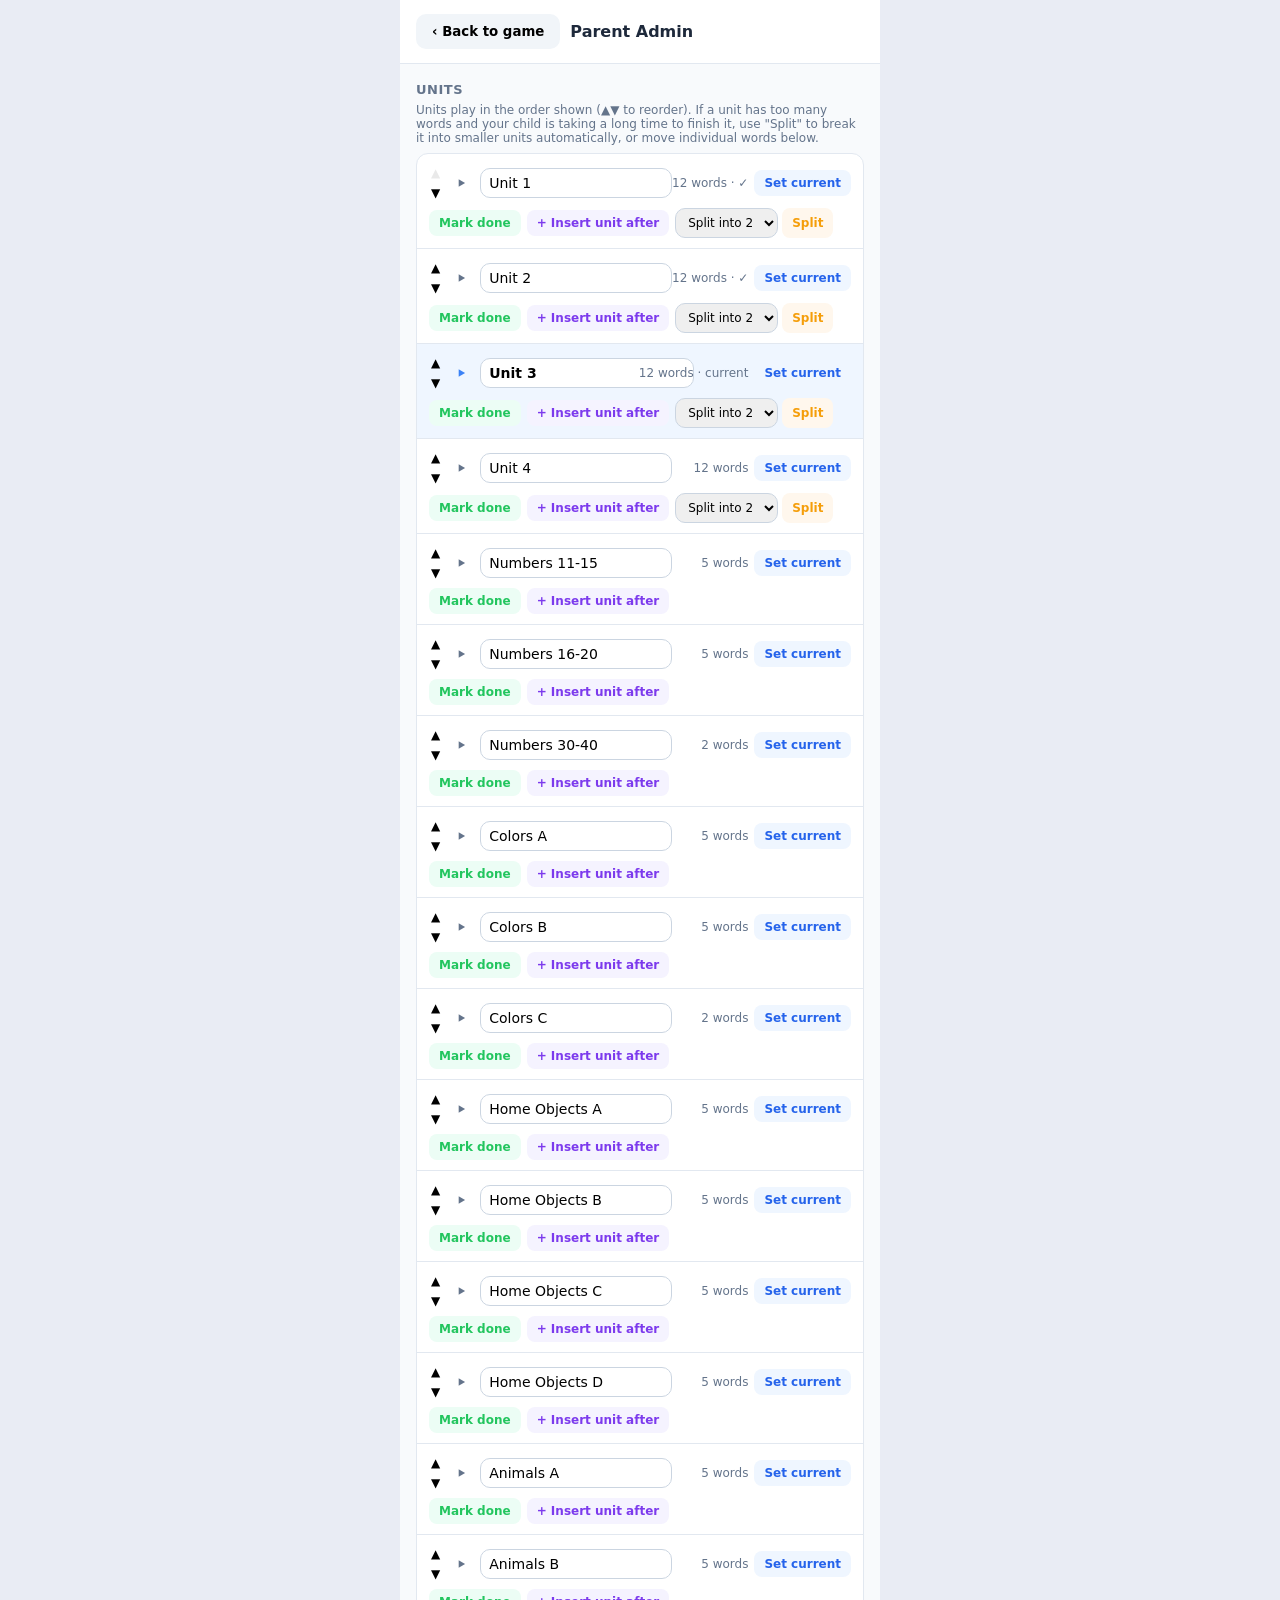
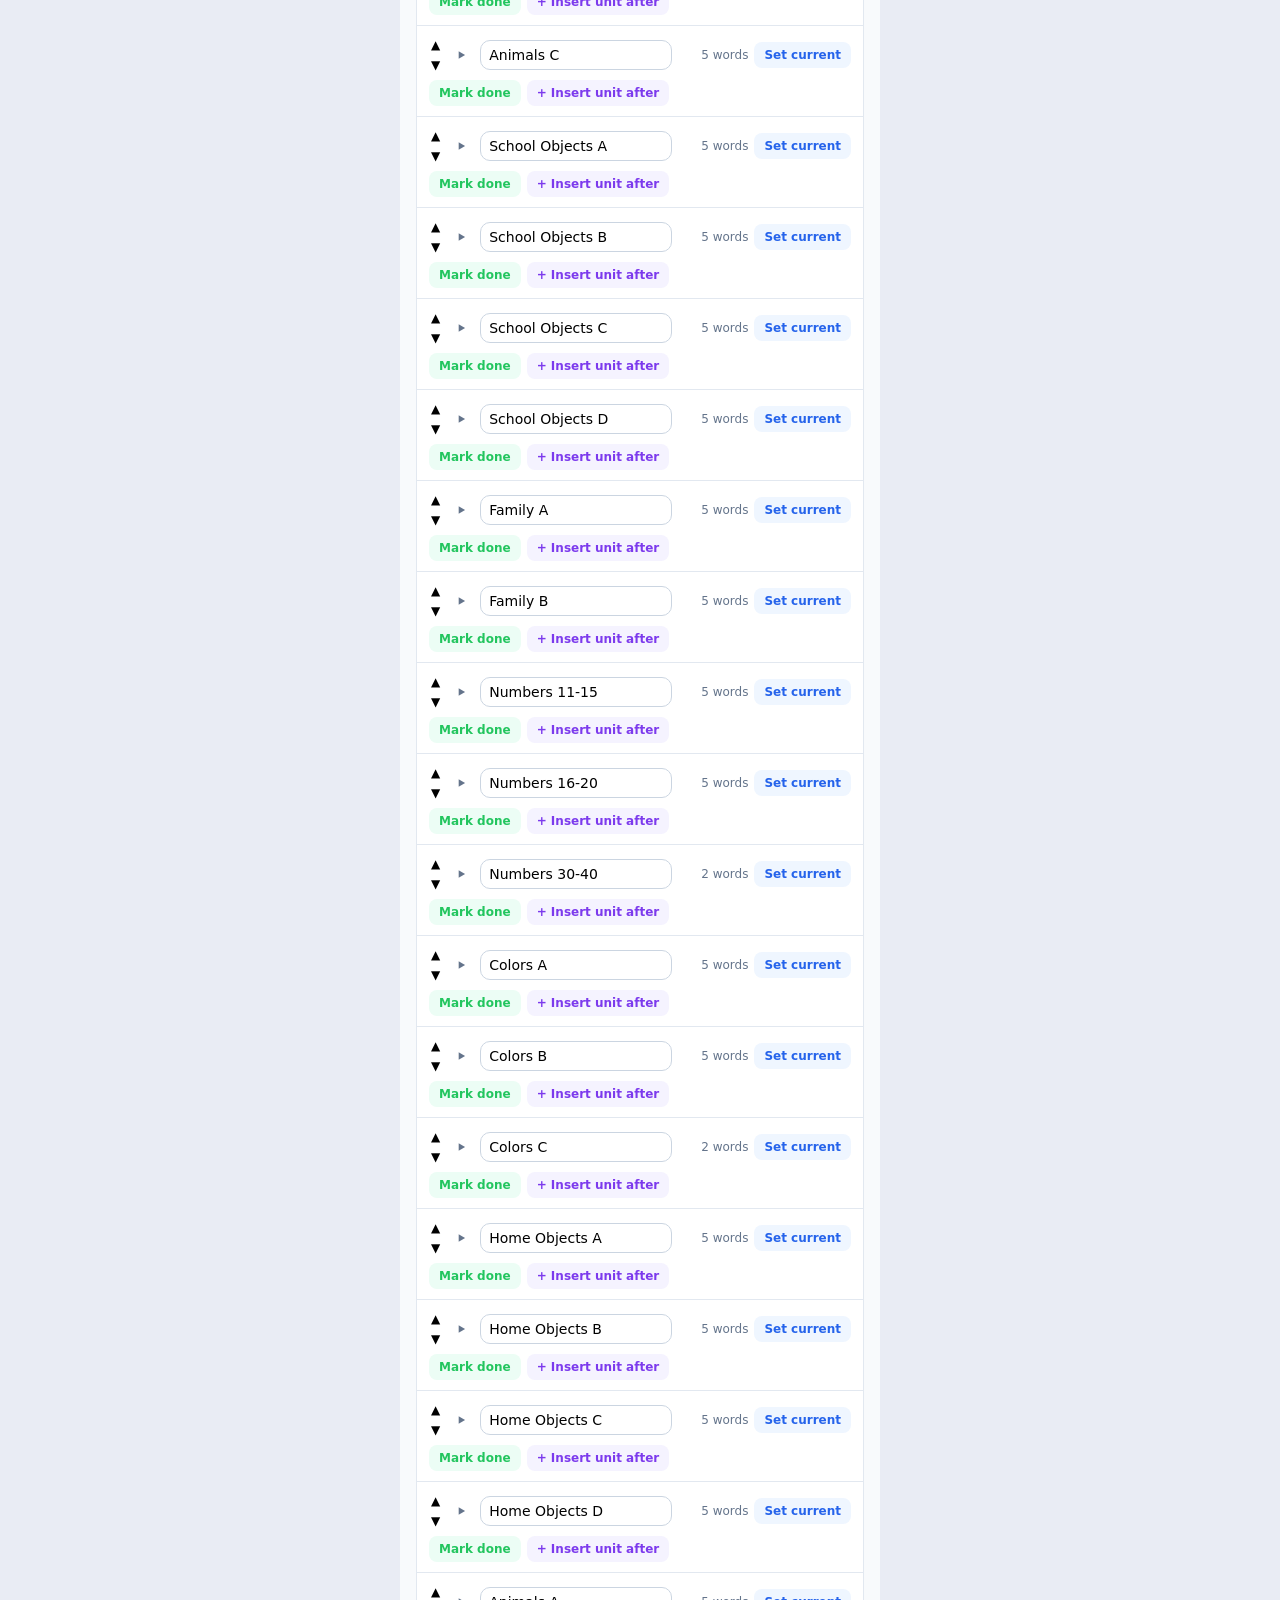
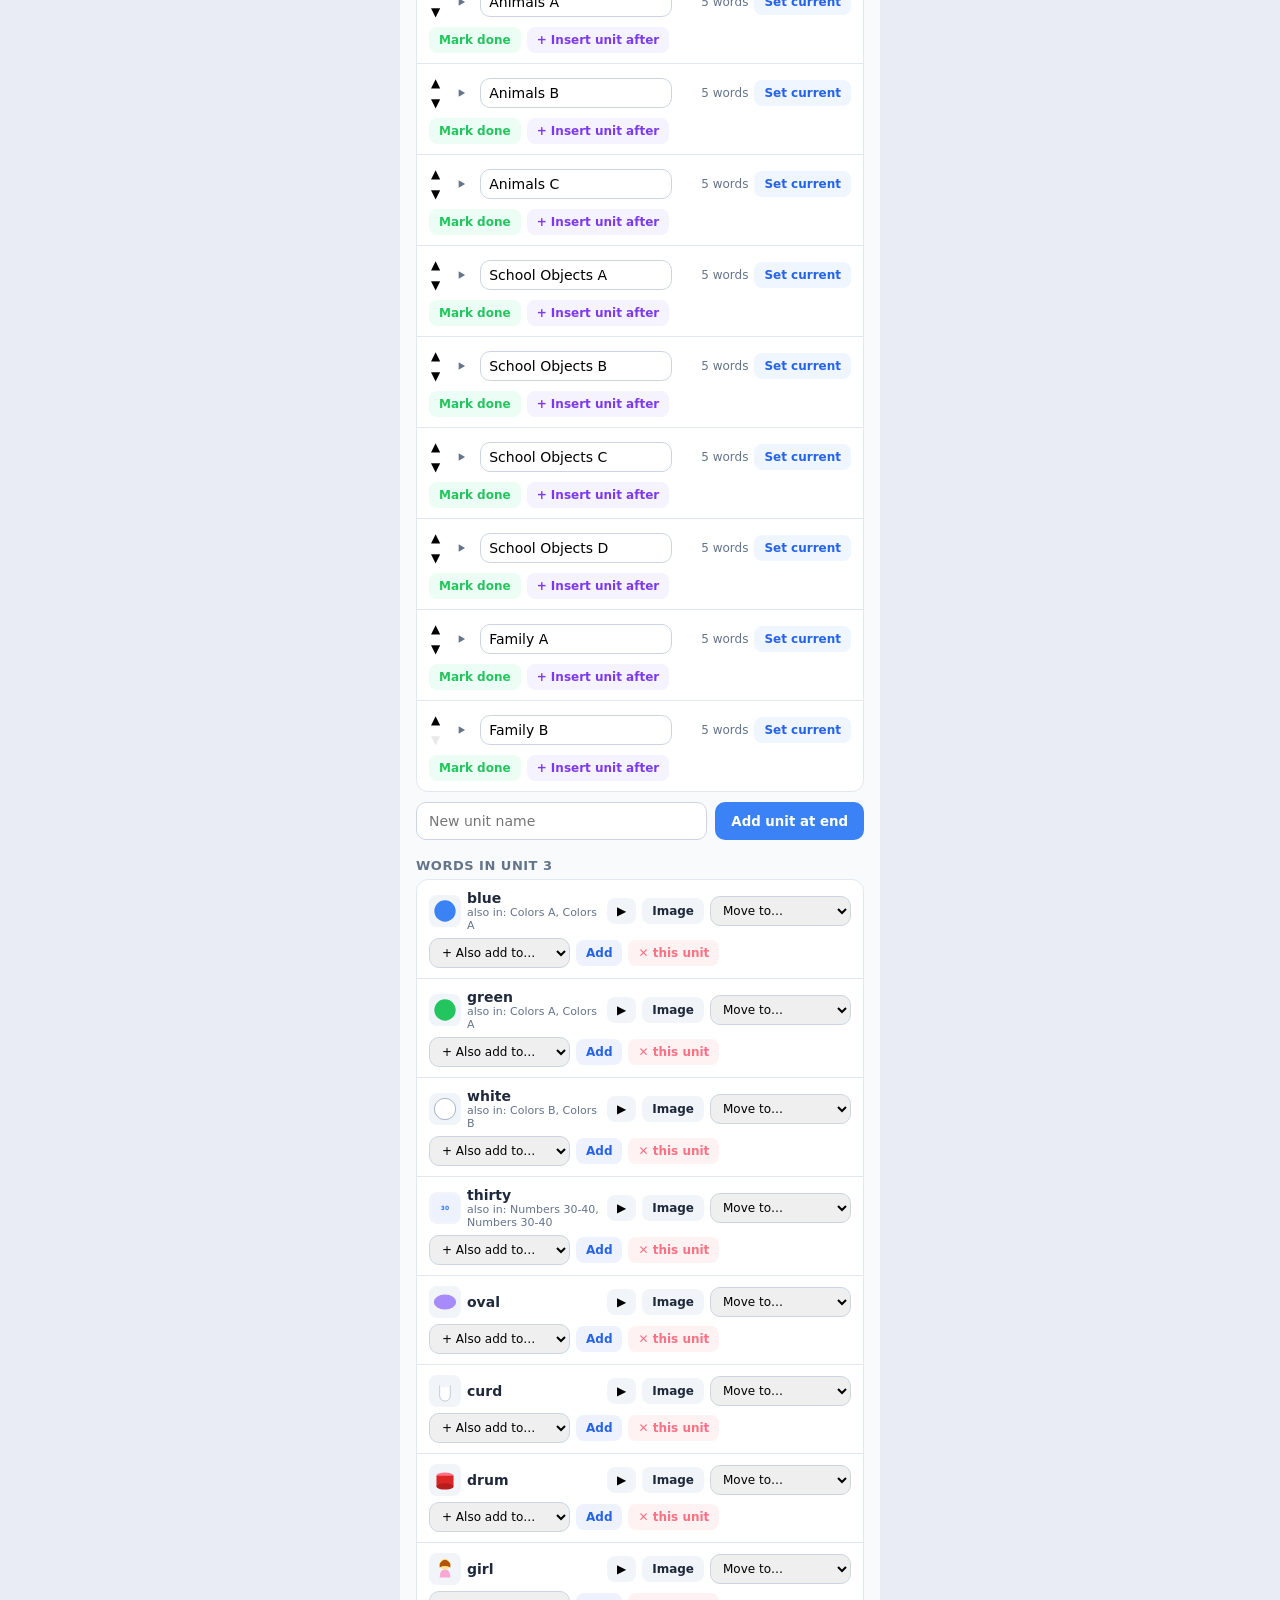
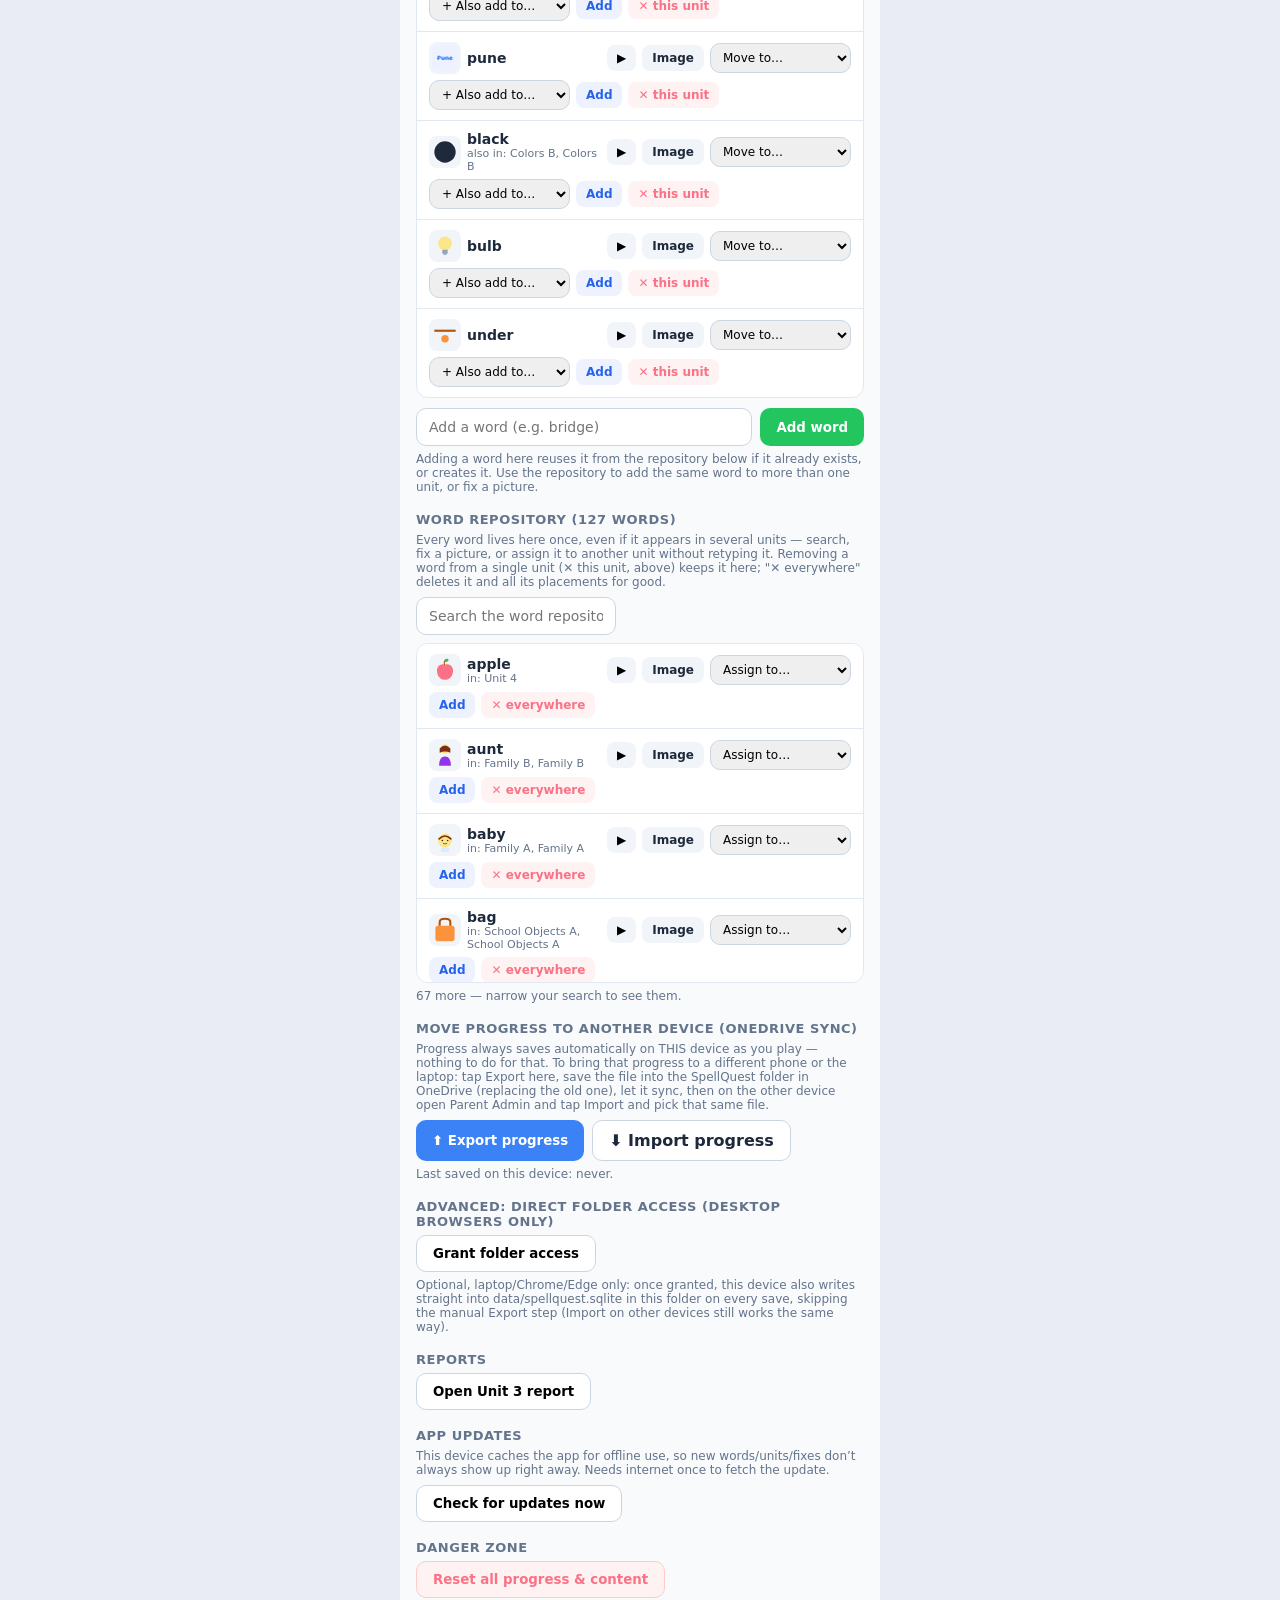
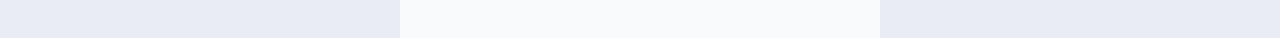
<file: admin.html>
<!DOCTYPE html>
<html lang="en">
<head>
<meta charset="utf-8">
<meta name="viewport" content="width=device-width, initial-scale=1">
<title>SpellQuest — Parent Admin</title>
<link rel="manifest" href="manifest.json">
<meta name="theme-color" content="#3B82F6">
<link rel="icon" href="assets/icons/icon-192.png">
<link rel="stylesheet" href="css/styles.css">
</head>
<body>
<div id="root"></div>

<script>window.SPELLQUEST_START_SCREEN = 'admin';</script>
<script src="lib/sql-wasm.js"></script>
<script src="js/db.js"></script>
<script src="js/engine.js"></script>
<script src="js/audio.js"></script>
<script src="js/rewards.js"></script>
<script src="js/vehicles.js"></script>
<script src="js/illustrations.js"></script>
<script src="js/app.js"></script>
<script>
  // See index.html for why this reloads on update rather than just registering.
  if ('serviceWorker' in navigator) {
    window.addEventListener('load', async () => {
      try {
        const reg = await navigator.serviceWorker.register('sw.js');
        reg.update().catch(() => {});
        let reloaded = false;
        navigator.serviceWorker.addEventListener('controllerchange', () => {
          if (reloaded) return;
          reloaded = true;
          window.location.reload();
        });
      } catch (e) { /* offline-first app: registration failure isn't fatal */ }
    });
  }
</script>
</body>
</html>
</file>
<file: css/styles.css>
/* SpellQuest design system — see spec Section C */
@import url('https://fonts.googleapis.com/css2?family=Fredoka:wght@400;500;600;700&family=Baloo+2:wght@500;600;700;800&display=swap');

:root {
  --blue: #3B82F6; --blue-dk: #2563EB;
  --green: #22C55E; --green-dk: #16A34A;
  --yellow: #FACC15; --yellow-dk: #CA8A04;
  --coral: #FB7185; --coral-dk: #E11D62;
  --violet: #A78BFA; --violet-dk: #7C3AED;
  --bg: #EEF4FF; --card: #FFFFFF;
  --text: #1E293B; --muted: #64748B;
  --amber: #FDBA74; --amber-dk: #F59E0B;
  --line: #E2E8F0; --slot: #EEF2FF;
}

* { box-sizing: border-box; }
html, body { margin: 0; padding: 0; }
body {
  font-family: 'Fredoka', system-ui, -apple-system, sans-serif;
  background: #E9ECF4; color: var(--text);
  -webkit-tap-highlight-color: transparent;
  -webkit-user-select: none; user-select: none;
}
a { color: var(--blue); text-decoration: none; }
button { font-family: inherit; cursor: pointer; border: none; background: transparent; }
input { font-family: inherit; }
.baloo { font-family: 'Baloo 2', sans-serif; }

@keyframes sq-pop { 0% { transform: scale(1); } 40% { transform: scale(1.16); } 100% { transform: scale(1); } }
@keyframes sq-shake { 0%, 100% { transform: translateX(0); } 20% { transform: translateX(-5px); } 40% { transform: translateX(5px); } 60% { transform: translateX(-4px); } 80% { transform: translateX(4px); } }
@keyframes sq-slot { 0%, 100% { box-shadow: 0 0 0 0 rgba(59,130,246,0); } 50% { box-shadow: 0 0 0 5px rgba(59,130,246,.22); } }
@keyframes sq-fall { 0% { transform: translateY(-15vh) rotate(0); opacity: 1; } 100% { transform: translateY(105vh) rotate(560deg); opacity: 1; } }
@keyframes sq-bob { 0%, 100% { transform: translateY(0); } 50% { transform: translateY(-7px); } }
@keyframes sq-glow { 0% { box-shadow: 0 0 0 0 rgba(34,197,94,.45); } 100% { box-shadow: 0 0 0 22px rgba(34,197,94,0); } }
@keyframes sq-fly { 0% { opacity: 0; transform: translate(140px,-140px) scale(.35) rotate(18deg); } 70% { opacity: 1; } 100% { opacity: 1; transform: none; } }
@keyframes sq-in { 0% { opacity: 0; transform: translateY(12px); } 100% { opacity: 1; transform: none; } }
@keyframes sq-spin { to { transform: rotate(360deg); } }
@keyframes sq-drive { 0% { transform: translateX(-120%); } 55% { transform: translateX(6%); } 100% { transform: translateX(0); } }

.veh-part-fly { animation: sq-fly .7s cubic-bezier(.2,.9,.3,1.2) both; transform-origin: center; }

#root { min-height: 100vh; width: 100%; display: flex; justify-content: center; }
.shell {
  width: min(480px, 100%); min-height: 100vh; position: relative;
  display: flex; flex-direction: column;
  background: linear-gradient(180deg, #F7F8FC 0%, #EEF0F8 100%);
}
.shell-bg { position: absolute; inset: 0; z-index: 0; pointer-events: none; overflow: hidden; }
.shell-content { position: relative; z-index: 1; flex: 1; display: flex; flex-direction: column; }

.topbar { display: flex; align-items: center; gap: 12px; padding: 16px 16px 12px; position: sticky; top: 0; z-index: 20; background: rgba(241,246,255,.92); backdrop-filter: blur(10px); }
.topbar-title { font-family: 'Baloo 2', sans-serif; font-weight: 800; font-size: 21px; flex: 1; color: var(--text); }

.icon-btn { width: 46px; height: 46px; border-radius: 16px; background: var(--card); border: 1px solid #E7ECF6; box-shadow: 0 3px 8px rgba(30,41,59,.08); display: flex; align-items: center; justify-content: center; transition: transform .08s; }
.icon-btn.active { background: linear-gradient(180deg,#60A5FA,#3B82F6); color: #fff; border: none; box-shadow: 0 6px 14px rgba(59,130,246,.35); }
.icon-btn:active { transform: scale(.9); }

.big-btn { padding: 16px 26px; border-radius: 18px; font-weight: 700; font-size: 18px; color: #fff; transition: transform .08s; box-shadow: 0 6px 0 rgba(0,0,0,.2), 0 10px 20px rgba(30,41,59,.14); }
.big-btn:active { transform: translateY(3px); }
.big-btn.full { width: 100%; }
.big-btn[disabled] { background: var(--line) !important; color: var(--muted) !important; box-shadow: none !important; }
.big-btn.ghost { background: var(--card); color: var(--blue); box-shadow: 0 4px 0 var(--line); }

.tabbar { position: sticky; bottom: 0; z-index: 15; display: flex; justify-content: space-around; align-items: center; padding: 10px 8px 12px; background: rgba(255,255,255,.94); backdrop-filter: blur(12px); border-top: 1px solid #EAECF3; box-shadow: 0 -6px 20px rgba(30,41,59,.06); }
.tab { display: flex; flex-direction: column; align-items: center; gap: 3px; padding: 4px 14px; color: #9AA3B2; }
.tab.active { color: var(--blue); }
.tab.active svg { transform: translateY(-1px) scale(1.05); }
.tab-label { font-size: 11px; font-weight: 600; }
.tab.active .tab-label { font-weight: 800; }

.busy-bar { position: fixed; bottom: 18px; left: 50%; transform: translateX(-50%); background: var(--text); color: #fff; padding: 10px 18px; border-radius: 999px; font-size: 14px; font-weight: 600; z-index: 60; box-shadow: 0 8px 24px rgba(0,0,0,.2); }

.confetti-layer { position: fixed; inset: 0; pointer-events: none; overflow: hidden; z-index: 55; }
.confetti-piece { position: absolute; top: 0; border-radius: 2px; animation: sq-fall linear forwards; }

.spinner { width: 54px; height: 54px; border-radius: 50%; border: 6px solid var(--line); border-top-color: var(--blue); animation: sq-spin .9s linear infinite; }

/* Map screen */
.map-header { display: flex; align-items: center; gap: 11px; padding: 18px 18px 12px; }
.map-logo { width: 46px; height: 46px; border-radius: 15px; background: linear-gradient(180deg,#60A5FA,#3B82F6); flex-shrink: 0; display: flex; align-items: center; justify-content: center; box-shadow: 0 6px 14px rgba(59,130,246,.35); font-family: 'Baloo 2', sans-serif; font-weight: 800; font-size: 26px; color: #fff; text-shadow: 0 2px 0 rgba(0,0,0,.12); }
.map-title { font-family: 'Baloo 2', sans-serif; font-weight: 800; font-size: 27px; line-height: 1; letter-spacing: .2px; }
.map-title .brand-1 { color: var(--blue); } .map-title .brand-2 { color: var(--coral); }
.saved-row { display: inline-flex; align-items: center; gap: 6px; margin-top: 4px; }
.saved-dot { width: 7px; height: 7px; border-radius: 50%; background: var(--green); box-shadow: 0 0 0 3px rgba(34,197,94,.18); }
.saved-text { font-size: 12px; color: var(--muted); font-weight: 600; }

.hero { margin: 2px 18px 18px; padding: 20px 20px 18px; border-radius: 28px; color: #fff; position: relative; overflow: hidden; background: linear-gradient(135deg,#FB7185 0%,#F43F72 100%); box-shadow: 0 16px 32px rgba(244,63,94,.32); }
.hero-eyebrow { font-family: 'Baloo 2', sans-serif; font-weight: 800; font-size: 12px; letter-spacing: 1.4px; text-transform: uppercase; opacity: .9; }
.hero-name { font-family: 'Baloo 2', sans-serif; font-weight: 800; font-size: 27px; margin-top: 4px; line-height: 1.05; }
.hero-sub { font-weight: 600; font-size: 14px; opacity: .94; margin-top: 2px; }
.hero-dots { display: flex; gap: 5px; margin-top: 18px; }
.hero-dot { flex: 1; height: 7px; border-radius: 4px; background: rgba(255,255,255,.34); }
.hero-dot.on { background: #fff; }
.hero-play { display: inline-flex; align-items: center; gap: 8px; padding: 12px 26px; border-radius: 999px; background: #3A1E28; color: #fff; font-family: 'Baloo 2', sans-serif; font-weight: 800; font-size: 16px; box-shadow: 0 6px 0 rgba(0,0,0,.2); }

.resume-banner { margin: 2px 18px 14px; padding: 14px 16px; border-radius: 18px; background: linear-gradient(180deg,#EFF6FF,#DBEAFE); border: 1px solid #BFDBFE; display: flex; align-items: center; gap: 10px; }
.resume-text { flex: 1; font-family: 'Baloo 2', sans-serif; font-weight: 700; font-size: 15px; color: var(--blue-dk); }

.section-label { padding: 4px 24px 0; font-family: Fredoka, sans-serif; font-weight: 700; font-size: 12.5px; letter-spacing: 1.6px; text-transform: uppercase; color: var(--muted); }

.unit-node-wrap { display: flex; justify-content: center; }
.unit-node-btn { position: relative; width: 114px; height: 114px; border-radius: 50%; box-shadow: 0 14px 28px rgba(30,41,59,.16); padding: 0; display: flex; align-items: center; justify-content: center; }
.unit-node-btn.current { animation: sq-bob 2.6s ease-in-out infinite; }
.unit-node-inner { width: 86px; height: 86px; border-radius: 50%; background: #fff; display: flex; align-items: center; justify-content: center; box-shadow: inset 0 3px 8px rgba(30,41,59,.08); }
.unit-badge { position: absolute; right: 0; bottom: 2px; width: 32px; height: 32px; border-radius: 50%; background: var(--yellow); display: flex; align-items: center; justify-content: center; box-shadow: 0 3px 8px rgba(0,0,0,.18); }
.unit-name-pill { padding: 6px 16px; border-radius: 999px; background: var(--card); box-shadow: 0 4px 10px rgba(30,41,59,.1); font-family: 'Baloo 2', sans-serif; font-weight: 800; font-size: 16px; margin-top: 10px; }
.unit-status-text { font-size: 12.5px; font-weight: 700; margin-top: 2px; text-align: center; }
.unit-connector { height: 34px; display: flex; justify-content: center; }
.unit-connector-track { width: 15px; height: 100%; border-radius: 8px; background: #E4EAF4; position: relative; box-shadow: inset 0 0 0 1px rgba(148,163,214,.28); }

/* Level path */
.veh-preview-card { background: var(--card); border-radius: 22px; padding: 16px; margin-bottom: 16px; box-shadow: 0 6px 16px rgba(30,41,59,.08); }
.level-node { display: flex; align-items: center; gap: 14px; width: 100%; padding: 14px 16px; border-radius: 20px; margin-bottom: 12px; background: var(--card); text-align: left; box-shadow: 0 6px 16px rgba(30,41,59,.08); }
.level-node.current { box-shadow: 0 0 0 3px rgba(59,130,246,.25), 0 8px 18px rgba(30,41,59,.1); animation: sq-bob 2.6s ease-in-out infinite; }
.level-node.locked { opacity: .65; }
.level-node-badge { width: 52px; height: 52px; border-radius: 16px; flex-shrink: 0; color: #fff; display: flex; align-items: center; justify-content: center; font-weight: 800; font-size: 22px; box-shadow: inset 0 -4px 0 rgba(0,0,0,.12); }
.level-node-title { font-weight: 700; font-size: 16px; }
.level-node-sub { font-size: 12.5px; color: var(--muted); font-weight: 600; }

/* Game screen */
.game-top { padding: 12px 16px 4px; display: flex; align-items: center; gap: 10px; }
.game-progress-track { flex: 1; height: 14px; border-radius: 8px; background: var(--line); overflow: hidden; }
.game-progress-fill { height: 100%; background: var(--green); border-radius: 8px; transition: width .3s; }
.game-word-count { text-align: center; font-size: 13px; font-weight: 700; color: var(--muted); margin-top: 2px; }
.stimulus { padding: 14px 18px 6px; display: flex; flex-direction: column; align-items: center; gap: 12px; }
.stimulus-word { font-family: 'Baloo 2', sans-serif; font-weight: 800; font-size: 38px; letter-spacing: 2px; color: var(--text); }
.image-box { border-radius: 22px; margin: 0 auto; position: relative; overflow: hidden; display: flex; align-items: center; justify-content: center; background: #fff; border: 2px solid #E7ECF6; box-shadow: 0 6px 16px rgba(30,41,59,.08); }
.image-box svg { width: 78%; height: 78%; }
.image-box.placeholder { background: repeating-linear-gradient(135deg,#EEF2FF,#EEF2FF 10px,#E2E8F0 10px,#E2E8F0 20px); border: 2px dashed #CBD5E1; flex-direction: column; gap: 6px; }
.replay-btn { display: inline-flex; align-items: center; gap: 9px; padding: 13px 24px; border-radius: 999px; background: linear-gradient(180deg,#FFFFFF,#F1F6FF); color: var(--blue-dk); font-weight: 800; font-size: 16px; font-family: 'Baloo 2', sans-serif; border: 2px solid #DCE7FB; box-shadow: 0 5px 0 #DCE7FB, 0 8px 16px rgba(59,130,246,.16); }
.answer-area { flex: 1; padding: 8px 18px; display: flex; flex-direction: column; justify-content: center; }
.encourage-text { text-align: center; margin-top: 14px; font-family: 'Baloo 2', sans-serif; font-weight: 800; font-size: 26px; color: var(--green); animation: sq-pop .4s; }
.reveal-text { text-align: center; margin-top: 12px; font-weight: 700; color: var(--amber-dk); }
.input-tray { padding: 10px 16px 26px; }

.slots-row, .blanks-row, .tray-row, .options-row { display: flex; gap: 8px; justify-content: center; flex-wrap: wrap; }
.slot { width: 52px; height: 60px; border-radius: 14px; display: flex; align-items: center; justify-content: center; font-family: 'Baloo 2', sans-serif; font-weight: 800; font-size: 30px; color: var(--muted); background: var(--slot); border: 3px dashed #C7D2FE; }
.slot.filled { color: #fff; background: var(--blue); border: none; box-shadow: inset 0 -4px 0 rgba(0,0,0,.12); }
.slot.filled.correct { background: var(--green); }
.slot.filling { animation: sq-slot 1.4s ease-in-out infinite; }
.slot.glow { animation: sq-glow .8s; }

.tray-tile, .option-btn { border-radius: 16px; background: #fff; color: var(--text); font-family: 'Baloo 2', sans-serif; font-weight: 800; font-size: 30px; box-shadow: 0 5px 0 #CBD5E1, 0 8px 14px rgba(30,41,59,.12); transition: transform .08s, box-shadow .08s; }
.tray-tile { width: 56px; height: 60px; }
.option-btn { min-width: 66px; height: 66px; padding: 0 8px; border-radius: 18px; }
.tray-tile:active, .option-btn:active { transform: translateY(3px); box-shadow: 0 2px 0 #CBD5E1; }
.tray-tile.used { background: #E9EEF9; opacity: .4; box-shadow: none; }
.tray-tile.shake, .option-btn.shake { animation: sq-shake .35s; }

.blank-cell { width: 48px; height: 58px; display: flex; align-items: center; justify-content: center; font-family: 'Baloo 2', sans-serif; font-weight: 800; font-size: 30px; border-radius: 12px; }
.blank-cell.blank { color: var(--muted); background: var(--slot); border: 3px dashed #C7D2FE; }
.blank-cell.blank.filled { color: #fff; background: var(--blue); border: none; }
.blank-cell.blank.filled.correct { background: var(--green); }
.blank-cell.letter { width: 40px; border-bottom: 4px solid var(--line); color: var(--text); }
.blank-cell.active { animation: sq-slot 1.4s ease-in-out infinite; }
.blank-cell.glow { animation: sq-glow .8s; }

/* Test complete */
.tc-wrap { position: relative; flex: 1; display: flex; flex-direction: column; align-items: center; justify-content: center; gap: 20px; padding: 30px 26px; animation: sq-in .4s; }
.tc-title { font-family: 'Baloo 2', sans-serif; font-weight: 800; font-size: 30px; text-align: center; line-height: 1.1; }
.tc-ring { width: 150px; height: 150px; border-radius: 50%; margin: 0 auto; display: flex; align-items: center; justify-content: center; }
.tc-ring-inner { width: 118px; height: 118px; border-radius: 50%; background: var(--card); display: flex; flex-direction: column; align-items: center; justify-content: center; }
.tc-pct { font-family: 'Baloo 2', sans-serif; font-weight: 800; font-size: 40px; }
.tc-frac { font-size: 12px; font-weight: 700; color: var(--muted); }
.tc-sub { color: var(--muted); font-weight: 600; font-size: 16px; }
.tc-btns { width: 100%; max-width: 340px; display: flex; flex-direction: column; gap: 12px; margin-top: 10px; }

/* Level / unit complete */
.lc-wrap { position: relative; flex: 1; display: flex; flex-direction: column; align-items: center; justify-content: center; gap: 18px; padding: 30px 24px; background: radial-gradient(circle at 50% 30%, rgba(255,255,255,.9), rgba(238,244,255,.6)); animation: sq-in .4s; }
.lc-title { font-family: 'Baloo 2', sans-serif; font-weight: 800; font-size: 26px; color: var(--blue); text-align: center; }
.lc-card { background: var(--card); border-radius: 24px; padding: 22px 18px; box-shadow: 0 10px 30px rgba(30,41,59,.14); }
.lc-caption { font-weight: 700; font-size: 20px; }
.lc-body { color: var(--muted); font-weight: 600; text-align: center; }
.uc-title { font-family: 'Baloo 2', sans-serif; font-weight: 800; font-size: 30px; color: var(--coral); text-align: center; }
.uc-drive-wrap { width: 100%; overflow: hidden; }
.uc-drive { animation: sq-drive 1.4s cubic-bezier(.2,.7,.3,1) both; }
.uc-btns { display: flex; gap: 12px; margin-top: 8px; flex-wrap: wrap; justify-content: center; }

/* Garage */
.garage-grid { padding: 6px 18px 30px; display: grid; grid-template-columns: 1fr 1fr; gap: 14px; }
.garage-card { background: var(--card); border-radius: 22px; padding: 16px; box-shadow: 0 6px 16px rgba(30,41,59,.08); text-align: center; }
.garage-name { font-weight: 700; font-size: 16px; margin-top: 8px; }
.garage-status { font-size: 12.5px; font-weight: 700; color: var(--muted); }
.garage-status.done { color: var(--green); }

/* Report */
.report-table { background: #fff; border-radius: 14px; overflow: hidden; box-shadow: 0 4px 12px rgba(30,41,59,.08); font-family: system-ui, sans-serif; }
.report-row { display: grid; grid-template-columns: 1.4fr .8fr .8fr .8fr 1fr; padding: 10px 12px; align-items: center; font-size: 14px; border-top: 1px solid #F1F5F9; }
.report-row.head { background: #F1F5F9; font-weight: 700; font-size: 12.5px; color: var(--muted); border-top: none; }
.report-row.weak { background: #FFF7ED; }
.report-note { margin-top: 14px; font-size: 13px; color: var(--muted); }

/* Admin */
.admin-shell { flex: 1; display: flex; flex-direction: column; font-family: system-ui, -apple-system, sans-serif; background: #F8FAFC; min-height: 100vh; }
.admin-header { display: flex; align-items: center; gap: 10px; padding: 14px 16px; border-bottom: 1px solid var(--line); background: #fff; }
.admin-body { padding: 0 16px 40px; }
.admin-label { font-weight: 700; font-size: 13px; color: var(--muted); margin: 18px 0 6px; text-transform: uppercase; letter-spacing: .5px; }
.admin-list { background: #fff; border-radius: 12px; overflow: hidden; border: 1px solid var(--line); }
.admin-row { display: flex; align-items: center; gap: 8px; padding: 10px 12px; border-top: 1px solid var(--line); }
.admin-list .admin-row:first-child { border-top: none; }
.admin-row.current { background: #EFF6FF; }
.admin-input { flex: 1; padding: 10px 12px; border-radius: 10px; border: 1px solid #CBD5E1; font-family: inherit; font-size: 14px; }
.admin-btn { padding: 10px 16px; border-radius: 10px; font-weight: 700; font-family: inherit; }
.admin-note { font-size: 12px; color: var(--muted); margin-top: 6px; }
.pill-btn { font-size: 12px; padding: 6px 10px; border-radius: 8px; font-weight: 600; }

/* Pause menu */
.pause-overlay { position: fixed; inset: 0; z-index: 70; background: rgba(15,23,42,.45); display: flex; align-items: center; justify-content: center; padding: 24px; }
.pause-card { width: 100%; max-width: 340px; background: var(--card); border-radius: 26px; padding: 28px 24px; display: flex; flex-direction: column; gap: 14px; box-shadow: 0 20px 50px rgba(0,0,0,.3); animation: sq-in .25s; }
.pause-title { font-family: 'Baloo 2', sans-serif; font-weight: 800; font-size: 22px; text-align: center; }

@media (max-width: 400px) {
  .unit-node-btn { width: 100px; height: 100px; }
  .unit-node-inner { width: 76px; height: 76px; }
}
</file>
